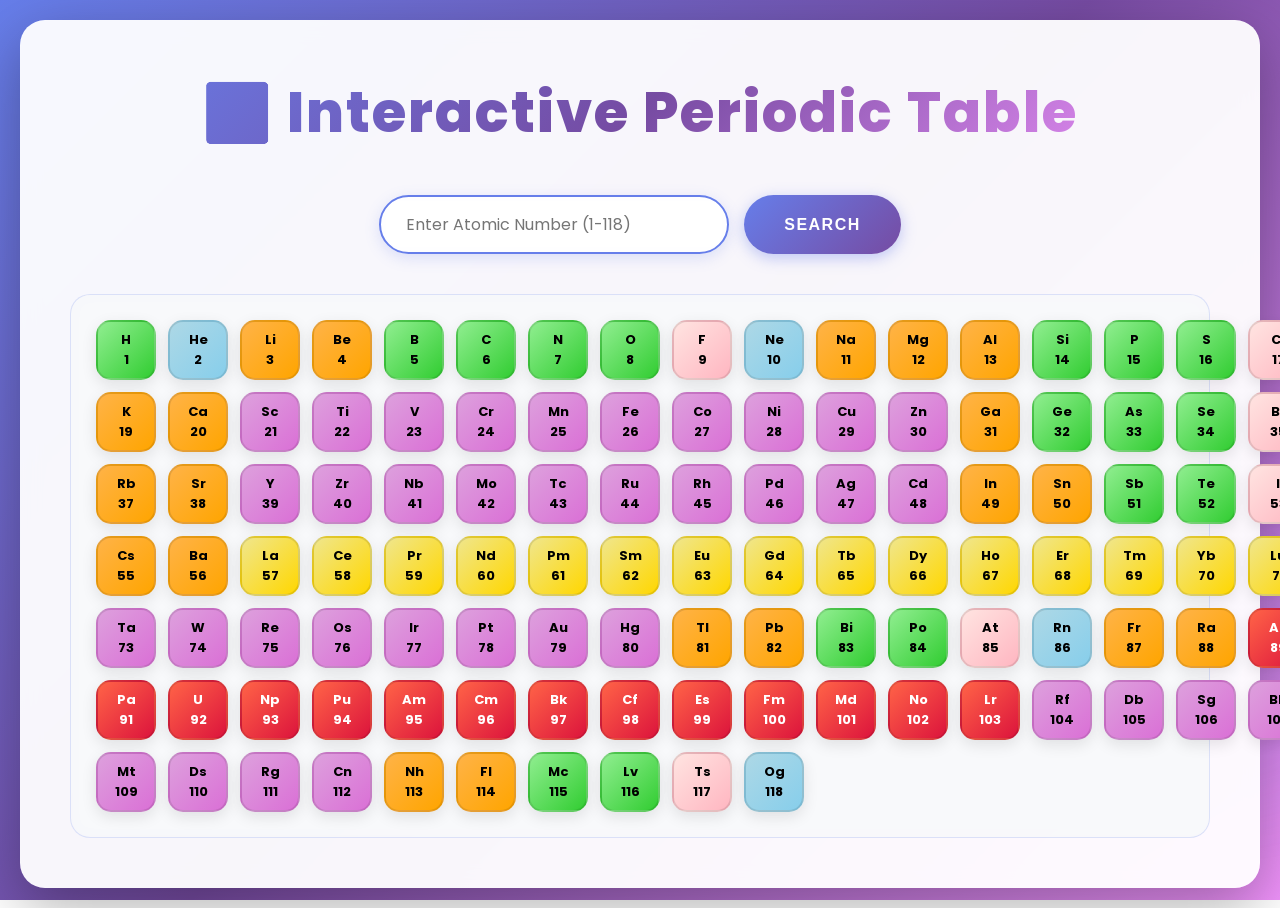
<file: index.html>
<!DOCTYPE html>
<html lang="en">
<head>
    <meta charset="UTF-8">
    <meta name="viewport" content="width=device-width, initial-scale=1.0">
    <link rel="stylesheet" href="style.css">
    <script src="elements.js"></script>
    <script src="script.js" defer></script>
    <title>Interactive Periodic Table</title>
</head>
<body>
    <!-- Animated Background Wallpaper -->
    <div class="background-wallpaper">
        <div class="blob blob-1"></div>
        <div class="blob blob-2"></div>
        <div class="blob blob-3"></div>
    </div>

    <div class="container">
        <h1>⚛️ Interactive Periodic Table</h1>
        
        <div class="search-section">
            <input 
                type="number" 
                id="atomic-number" 
                placeholder="Enter Atomic Number (1-118)" 
                min="1" 
                max="118"
            >
            <button id="search-btn">Search</button>
        </div>

        <div id="element-info" class="element-info hidden">
            <h2 id="element-name"></h2>
            <div class="info-grid">
                <div><strong>Symbol:</strong> <span id="element-symbol"></span></div>
                <div><strong>Atomic Number:</strong> <span id="element-atomic"></span></div>
                <div><strong>Atomic Mass:</strong> <span id="element-mass"></span></div>
                <div><strong>Category:</strong> <span id="element-category"></span></div>
                <div><strong>Electron Configuration:</strong> <span id="element-config"></span></div>
            </div>
        </div>

        <div id="periodic-table" class="periodic-table">
            <!-- Elements will be generated here -->
        </div>
    </div>
</body>
</html>
</file>
<file: style.css>
@import url('https://fonts.googleapis.com/css2?family=Poppins:wght@300;400;600;700;800&display=swap');

* {
    margin: 0;
    padding: 0;
    box-sizing: border-box;
}

/* ===== BACKGROUND WALLPAPER ===== */
body {
    font-family: 'Poppins', sans-serif;
    background: linear-gradient(135deg, #667eea 0%, #764ba2 50%, #f093fb 100%);
    background-attachment: fixed;
    min-height: 100vh;
    padding: 20px;
    overflow-x: hidden;
    position: relative;
}

/* Animated Background Wallpaper */
.background-wallpaper {
    position: fixed;
    top: 0;
    left: 0;
    width: 100%;
    height: 100%;
    background: linear-gradient(135deg, #667eea 0%, #764ba2 50%, #f093fb 100%);
    z-index: -2;
    overflow: hidden;
}

/* Animated Blobs */
.blob {
    position: fixed;
    opacity: 0.4;
    filter: blur(40px);
    z-index: -1;
}

.blob-1 {
    width: 400px;
    height: 400px;
    background: rgba(255, 255, 255, 0.3);
    border-radius: 40% 60% 70% 30% / 40% 50% 60% 50%;
    top: -50%;
    left: -50%;
    animation: float1 20s infinite ease-in-out;
}

.blob-2 {
    width: 350px;
    height: 350px;
    background: rgba(102, 126, 234, 0.2);
    border-radius: 20% 80% 40% 60% / 60% 40% 80% 40%;
    top: 50%;
    right: -100px;
    animation: float2 25s infinite ease-in-out;
}

.blob-3 {
    width: 300px;
    height: 300px;
    background: rgba(240, 147, 251, 0.2);
    border-radius: 50% 30% 60% 40% / 40% 60% 30% 50%;
    bottom: -50%;
    left: 50%;
    animation: float3 22s infinite ease-in-out;
}

@keyframes float1 {
    0%, 100% { transform: translate(0, 0) rotate(0deg); }
    33% { transform: translate(30px, -50px) rotate(120deg); }
    66% { transform: translate(-30px, 50px) rotate(240deg); }
}

@keyframes float2 {
    0%, 100% { transform: translate(0, 0) rotate(0deg); }
    33% { transform: translate(-40px, 40px) rotate(120deg); }
    66% { transform: translate(40px, -40px) rotate(240deg); }
}

@keyframes float3 {
    0%, 100% { transform: translate(0, 0) rotate(0deg); }
    33% { transform: translate(50px, 30px) rotate(120deg); }
    66% { transform: translate(-50px, -30px) rotate(240deg); }
}

/* ===== CONTAINER ===== */
.container {
    max-width: 1400px;
    margin: 0 auto;
    background: rgba(255, 255, 255, 0.95);
    backdrop-filter: blur(10px);
    border-radius: 25px;
    padding: 50px;
    box-shadow: 0 20px 60px rgba(0, 0, 0, 0.3);
    position: relative;
    z-index: 1;
}

/* ===== TITLE ===== */
h1 {
    text-align: center;
    font-size: 3.5em;
    font-weight: 800;
    margin-bottom: 10px;
    background: linear-gradient(135deg, #667eea, #764ba2, #f093fb);
    -webkit-background-clip: text;
    -webkit-text-fill-color: transparent;
    background-clip: text;
    animation: titleGlow 3s ease-in-out infinite;
    letter-spacing: 2px;
}

@keyframes titleGlow {
    0%, 100% { text-shadow: 0 0 20px rgba(102, 126, 234, 0.5); }
    50% { text-shadow: 0 0 40px rgba(240, 147, 251, 0.8); }
}

/* ===== SEARCH SECTION ===== */
.search-section {
    display: flex;
    justify-content: center;
    gap: 15px;
    margin: 40px 0;
    flex-wrap: wrap;
}

#atomic-number {
    padding: 15px 25px;
    font-size: 16px;
    border: 2px solid #667eea;
    border-radius: 50px;
    width: 350px;
    background: rgba(255, 255, 255, 0.8);
    backdrop-filter: blur(10px);
    transition: all 0.3s ease;
    box-shadow: 0 4px 15px rgba(102, 126, 234, 0.2);
    font-family: 'Poppins', sans-serif;
}

#atomic-number:focus {
    outline: none;
    border-color: #764ba2;
    box-shadow: 0 8px 30px rgba(102, 126, 234, 0.5);
    transform: translateY(-3px);
}

#search-btn {
    padding: 15px 40px;
    font-size: 16px;
    font-weight: 700;
    background: linear-gradient(135deg, #667eea 0%, #764ba2 100%);
    color: white;
    border: none;
    border-radius: 50px;
    cursor: pointer;
    transition: all 0.3s;
    box-shadow: 0 4px 15px rgba(102, 126, 234, 0.4);
    text-transform: uppercase;
    letter-spacing: 1.5px;
}

#search-btn:hover {
    transform: translateY(-5px);
    box-shadow: 0 10px 35px rgba(102, 126, 234, 0.6);
}

/* ===== ELEMENT INFO BOX ===== */
.element-info {
    background: linear-gradient(135deg, rgba(240, 147, 251, 0.7), rgba(245, 87, 108, 0.7));
    backdrop-filter: blur(20px);
    border-radius: 20px;
    padding: 30px;
    margin-bottom: 40px;
    display: none;
    color: white;
    box-shadow: 0 8px 32px rgba(31, 38, 135, 0.37);
    border: 1px solid rgba(255, 255, 255, 0.18);
}

.element-info.show {
    display: block;
    animation: slideDown 0.5s cubic-bezier(0.34, 1.56, 0.64, 1);
}

@keyframes slideDown {
    from {
        opacity: 0;
        transform: translateY(-30px);
    }
    to {
        opacity: 1;
        transform: translateY(0);
    }
}

#element-name {
    font-size: 2.8em;
    margin-bottom: 20px;
    font-weight: 800;
    text-shadow: 0 2px 15px rgba(0, 0, 0, 0.3);
}

.info-grid {
    display: grid;
    grid-template-columns: repeat(auto-fit, minmax(200px, 1fr));
    gap: 15px;
}

.info-grid div {
    background: rgba(255, 255, 255, 0.15);
    padding: 20px;
    border-radius: 15px;
    backdrop-filter: blur(10px);
    border: 1px solid rgba(255, 255, 255, 0.3);
}

/* ===== PERIODIC TABLE ===== */
.periodic-table {
    display: grid;
    grid-template-columns: repeat(18, 1fr);
    gap: 12px;
    margin-top: 40px;
    padding: 25px;
    background: rgba(245, 247, 250, 0.7);
    backdrop-filter: blur(10px);
    border-radius: 20px;
    border: 1px solid rgba(102, 126, 234, 0.2);
}

.element {
    aspect-ratio: 1;
    display: flex;
    flex-direction: column;
    justify-content: center;
    align-items: center;
    border: 2px solid rgba(0, 0, 0, 0.1);
    border-radius: 15px;
    cursor: pointer;
    font-size: 13px;
    font-weight: 700;
    transition: all 0.3s cubic-bezier(0.4, 0, 0.2, 1);
    padding: 8px;
    text-align: center;
    user-select: none;
    box-shadow: 0 5px 15px rgba(0, 0, 0, 0.1);
    background: white;
}

.element:hover {
    transform: translateY(-8px) scale(1.08);
    box-shadow: 0 15px 40px rgba(0, 0, 0, 0.2);
}

.element.highlight {
    background: linear-gradient(135deg, #FFD700 0%, #FFA500 100%) !important;
    border-color: #FF8C00 !important;
    box-shadow: 0 0 30px rgba(255, 215, 0, 0.8), 0 0 60px rgba(255, 165, 0, 0.5) !important;
    transform: scale(1.2) !important;
    z-index: 10;
}

/* Element Categories */
.element.metal { background: linear-gradient(135deg, #FFB347 0%, #FFA500 100%); }
.element.nonmetal { background: linear-gradient(135deg, #90EE90 0%, #32CD32 100%); }
.element.halogen { background: linear-gradient(135deg, #FFE4E1 0%, #FFB6C1 100%); }
.element.noble-gas { background: linear-gradient(135deg, #ADD8E6 0%, #87CEEB 100%); }
.element.transition-metal { background: linear-gradient(135deg, #DDA0DD 0%, #DA70D6 100%); }
.element.lanthanide { background: linear-gradient(135deg, #F0E68C 0%, #FFD700 100%); }
.element.actinide { background: linear-gradient(135deg, #FF6347 0%, #DC143C 100%); color: white; }

/* ===== RESPONSIVE DESIGN ===== */
@media (max-width: 1024px) {
    .periodic-table { grid-template-columns: repeat(12, 1fr); }
    h1 { font-size: 2.5em; }
    .container { padding: 35px; }
}

@media (max-width: 768px) {
    .periodic-table { grid-template-columns: repeat(8, 1fr); }
    #atomic-number { width: 100%; }
    .search-section { flex-direction: column; }
    #search-btn { width: 100%; }
    h1 { font-size: 2em; }
    .container { padding: 25px; }
}

@media (max-width: 480px) {
    .periodic-table { grid-template-columns: repeat(5, 1fr); }
    h1 { font-size: 1.6em; }
    .container { padding: 15px; }
}
</file>
